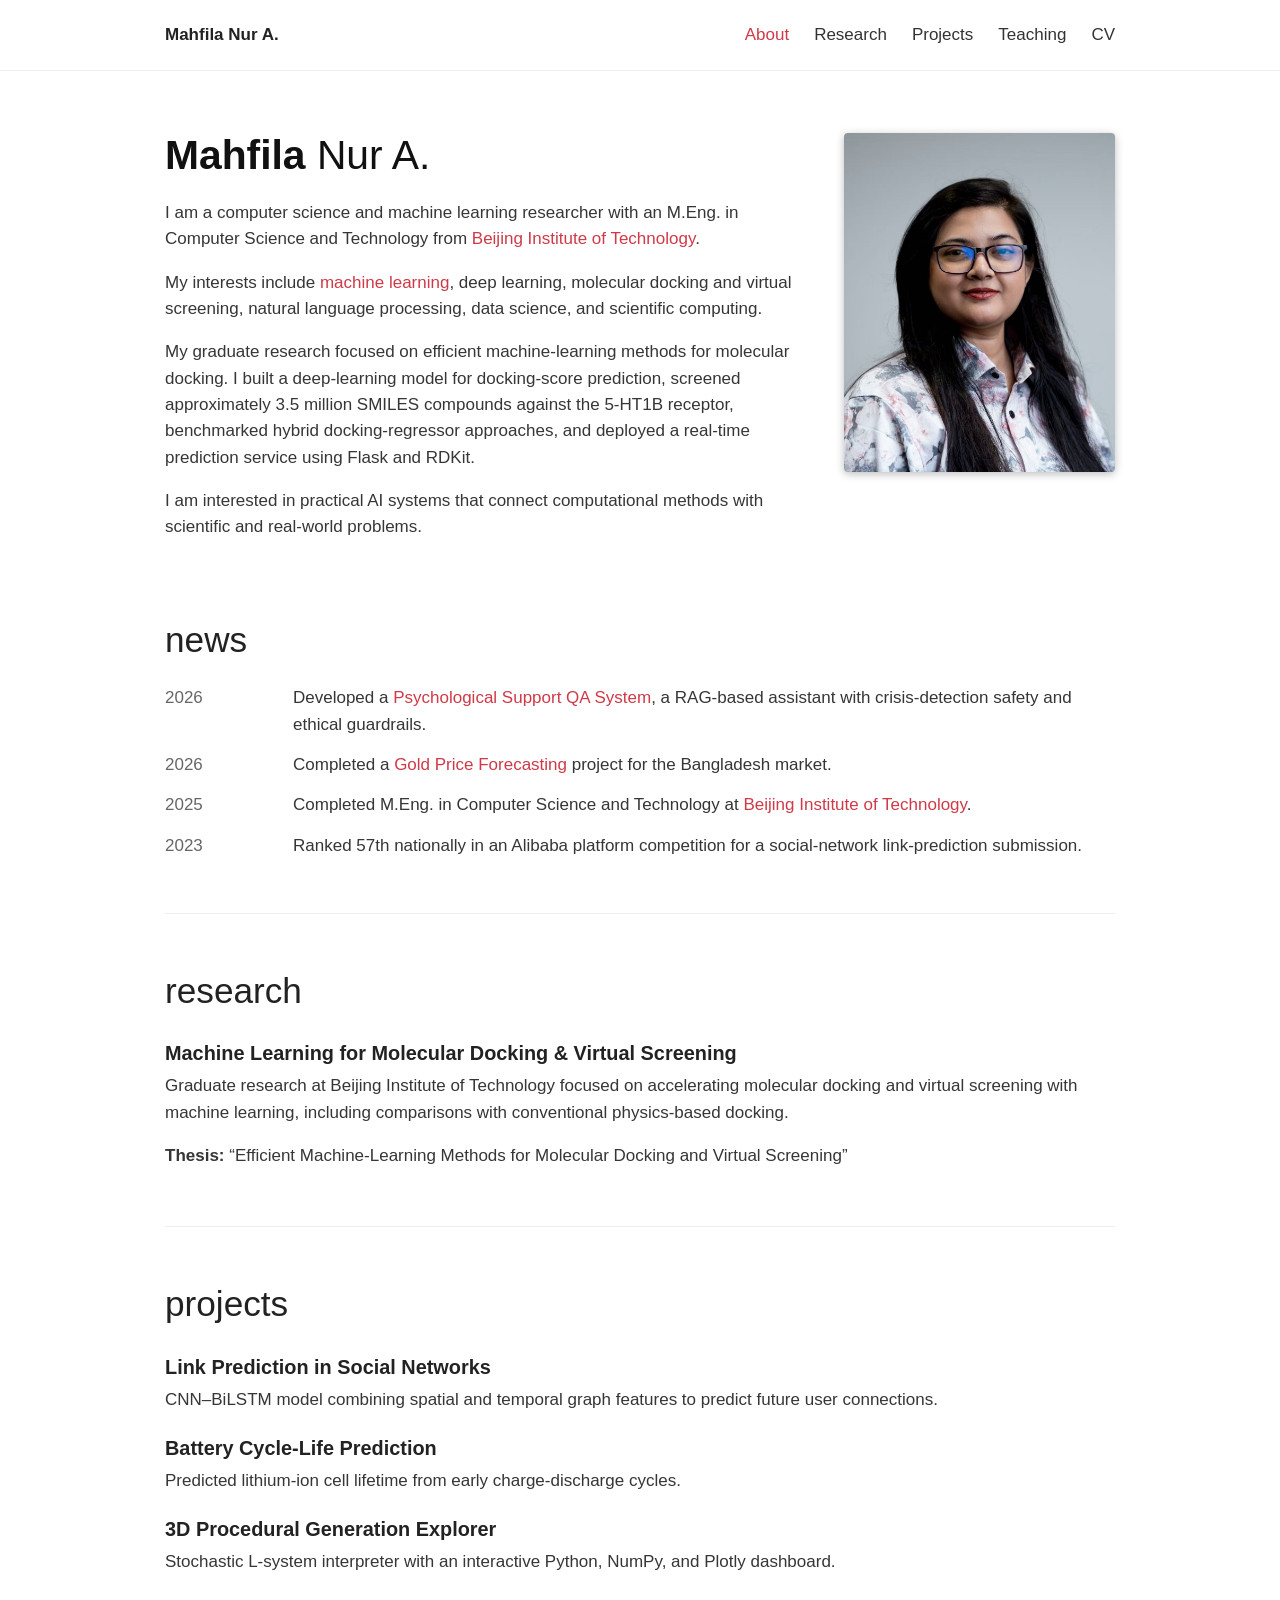
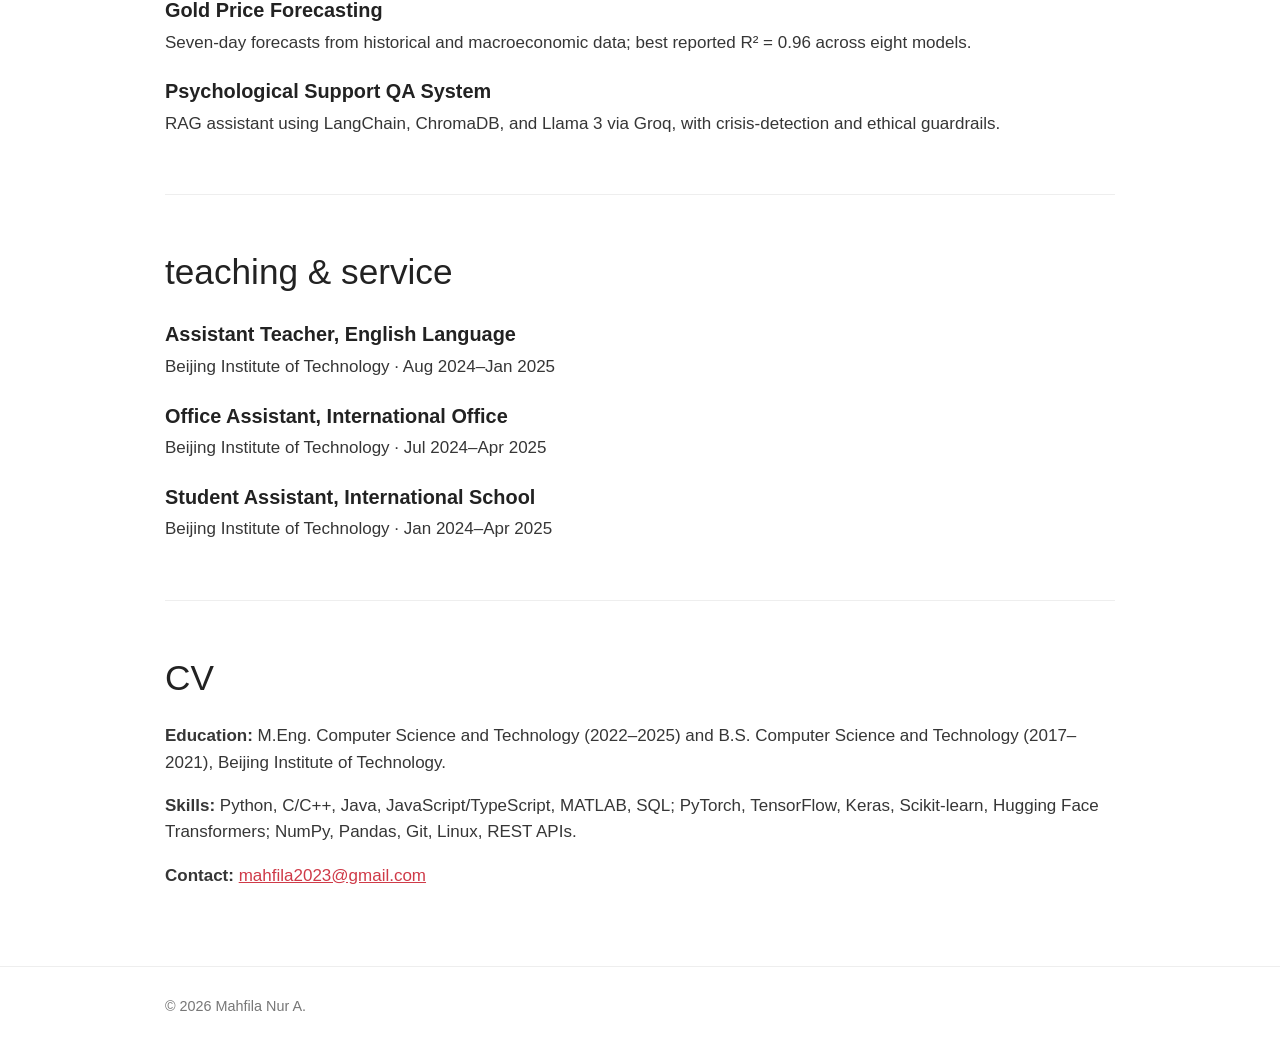
<file: index.html>
<!doctype html><html lang="en"><head>
<meta charset="utf-8"><meta name="viewport" content="width=device-width,initial-scale=1">
<title>Mahfila Nur A. | Computer Science & Machine Learning Researcher</title>
<meta name="description" content="Academic portfolio of Mahfila Nur A., focused on machine learning, AI, molecular docking, NLP, data science, and scientific computing.">
<meta name="robots" content="index,follow"><link rel="canonical" href="https://mahfila.github.io/">
<link rel="stylesheet" href="styles.css">
<script type="application/ld+json">{"@context":"https://schema.org","@type":"Person","name":"Mahfila Nur A.","url":"https://mahfila.github.io/","jobTitle":"Computer Science and Machine Learning Researcher","alumniOf":{"@type":"CollegeOrUniversity","name":"Beijing Institute of Technology"}}</script>
</head><body>
<header><nav class="wrap"><a class="brand" href="#about">Mahfila Nur A.</a><div class="links"><a class="active" href="#about">About</a><a href="#research">Research</a><a href="#projects">Projects</a><a href="#teaching">Teaching</a><a href="#cv">CV</a></div></nav></header>
<main class="wrap">
<section id="about" class="intro"><div>
<h1><b>Mahfila</b> Nur A.</h1>
<p>I am a computer science and machine learning researcher with an M.Eng. in Computer Science and Technology from <span>Beijing Institute of Technology</span>.</p>
<p>My interests include <span>machine learning</span>, deep learning, molecular docking and virtual screening, natural language processing, data science, and scientific computing.</p>
<p>My graduate research focused on efficient machine-learning methods for molecular docking. I built a deep-learning model for docking-score prediction, screened approximately 3.5 million SMILES compounds against the 5-HT1B receptor, benchmarked hybrid docking-regressor approaches, and deployed a real-time prediction service using Flask and RDKit.</p>
<p>I am interested in practical AI systems that connect computational methods with scientific and real-world problems.</p>
</div><img src="profile.jpg" alt="Portrait of Mahfila Nur A."></section>
<section class="news"><h2>news</h2>
<div class="row"><time>2026</time><p>Developed a <span>Psychological Support QA System</span>, a RAG-based assistant with crisis-detection safety and ethical guardrails.</p></div>
<div class="row"><time>2026</time><p>Completed a <span>Gold Price Forecasting</span> project for the Bangladesh market.</p></div>
<div class="row"><time>2025</time><p>Completed M.Eng. in Computer Science and Technology at <span>Beijing Institute of Technology</span>.</p></div>
<div class="row"><time>2023</time><p>Ranked 57th nationally in an Alibaba platform competition for a social-network link-prediction submission.</p></div>
</section>
<section id="research"><h2>research</h2><h3>Machine Learning for Molecular Docking & Virtual Screening</h3>
<p>Graduate research at Beijing Institute of Technology focused on accelerating molecular docking and virtual screening with machine learning, including comparisons with conventional physics-based docking.</p>
<p><b>Thesis:</b> “Efficient Machine-Learning Methods for Molecular Docking and Virtual Screening”</p></section>
<section id="projects"><h2>projects</h2>
<h3>Link Prediction in Social Networks</h3><p>CNN–BiLSTM model combining spatial and temporal graph features to predict future user connections.</p>
<h3>Battery Cycle-Life Prediction</h3><p>Predicted lithium-ion cell lifetime from early charge-discharge cycles.</p>
<h3>3D Procedural Generation Explorer</h3><p>Stochastic L-system interpreter with an interactive Python, NumPy, and Plotly dashboard.</p>
<h3>Gold Price Forecasting</h3><p>Seven-day forecasts from historical and macroeconomic data; best reported R² = 0.96 across eight models.</p>
<h3>Psychological Support QA System</h3><p>RAG assistant using LangChain, ChromaDB, and Llama 3 via Groq, with crisis-detection and ethical guardrails.</p></section>
<section id="teaching"><h2>teaching & service</h2>
<h3>Assistant Teacher, English Language</h3><p>Beijing Institute of Technology · Aug 2024–Jan 2025</p>
<h3>Office Assistant, International Office</h3><p>Beijing Institute of Technology · Jul 2024–Apr 2025</p>
<h3>Student Assistant, International School</h3><p>Beijing Institute of Technology · Jan 2024–Apr 2025</p></section>
<section id="cv"><h2>CV</h2><p><b>Education:</b> M.Eng. Computer Science and Technology (2022–2025) and B.S. Computer Science and Technology (2017–2021), Beijing Institute of Technology.</p>
<p><b>Skills:</b> Python, C/C++, Java, JavaScript/TypeScript, MATLAB, SQL; PyTorch, TensorFlow, Keras, Scikit-learn, Hugging Face Transformers; NumPy, Pandas, Git, Linux, REST APIs.</p>
<p><b>Contact:</b> <a href="mailto:mahfila2023@gmail.com">mahfila2023@gmail.com</a></p></section>
</main><footer><div class="wrap">© 2026 Mahfila Nur A.</div></footer></body></html>
</file>
<file: styles.css>
*{box-sizing:border-box}html{scroll-behavior:smooth}body{margin:0;font:17px/1.55 "Helvetica Neue",Arial,sans-serif;color:#363636}.wrap{width:min(950px,88%);margin:auto}header{border-bottom:1px solid #eee;background:#fff;position:sticky;top:0;z-index:5}nav{height:70px;display:flex;align-items:center;justify-content:space-between}.brand{font-weight:700;color:#222;text-decoration:none}.links{display:flex;gap:25px}.links a{color:#333;text-decoration:none}.links a:hover,.links .active,a,span{color:#cf3a48}.intro{padding:62px 0 30px;display:grid;grid-template-columns:2.1fr .9fr;gap:46px;align-items:start}.intro h1{font-size:2.55rem;font-weight:300;line-height:1.1;margin:0 0 22px;color:#111}.intro h1 b{font-weight:700}.intro p{margin:0 0 17px}.intro img{width:100%;aspect-ratio:4/5;object-fit:cover;border-radius:4px;box-shadow:0 2px 8px #bbb}.news,main section:not(.intro){padding:25px 0 40px}.news h2,main section:not(.intro) h2{font-size:2.2rem;font-weight:300;color:#222;margin:0 0 18px}.row{display:grid;grid-template-columns:110px 1fr;gap:18px;margin:14px 0}.row time{color:#666}.row p{margin:0}main section:not(.intro):not(.news){border-top:1px solid #eee;padding-top:50px}h3{color:#222;margin-bottom:4px}h3+p{margin-top:4px}footer{border-top:1px solid #eee;margin-top:20px;padding:28px 0;color:#777;font-size:.9rem}@media(max-width:700px){.intro{grid-template-columns:1fr}.intro img{grid-row:1;max-width:290px;margin:auto}.brand{display:none}.links{gap:11px;font-size:.83rem}.row{grid-template-columns:70px 1fr}.wrap{width:91%}}
</file>
